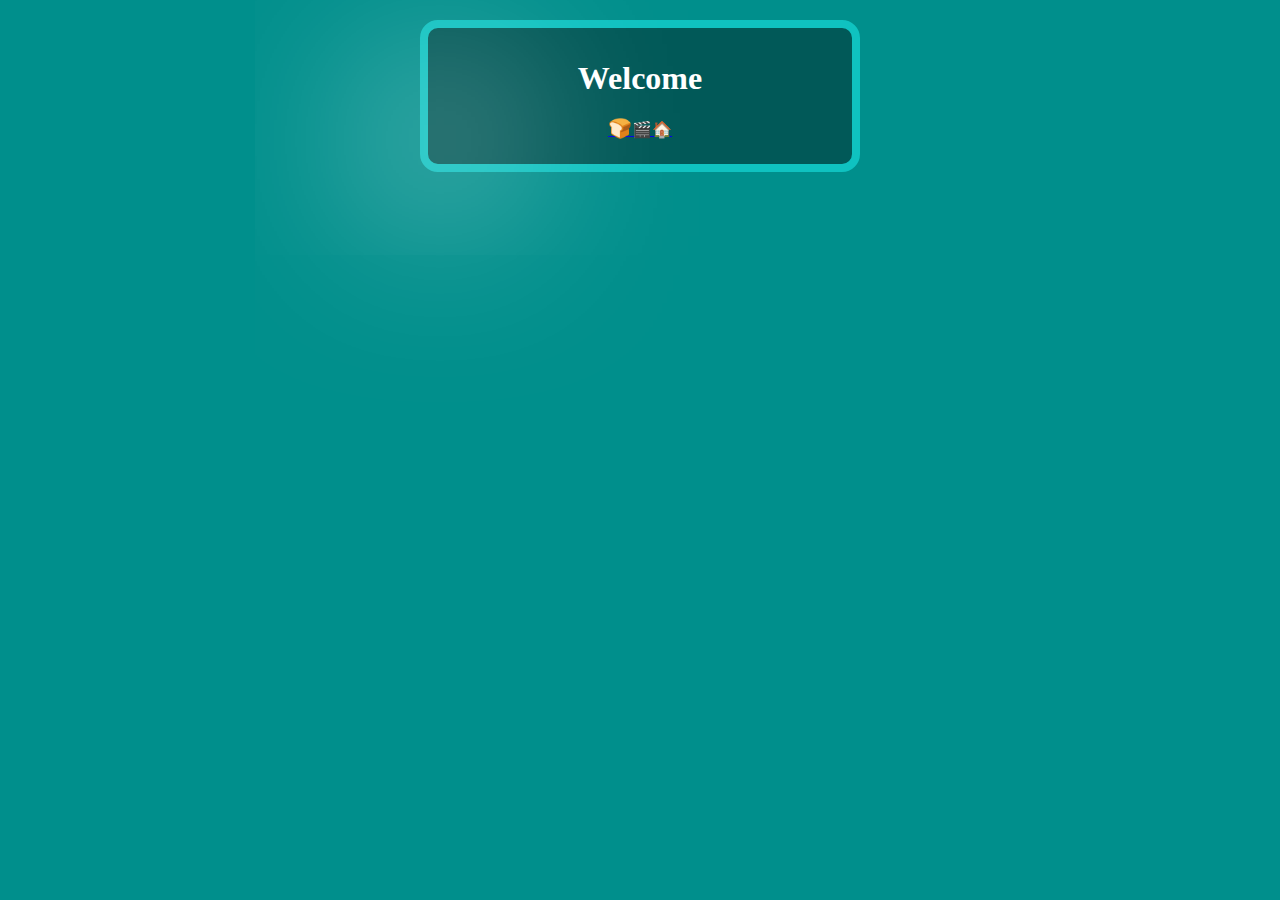
<file: index.html>
<!DOCTYPE html>
<html lang="en">
<head>
    <meta charset="UTF-8">
    <meta name="viewport" content="width=device-width, initial-scale=1.0">
    <link rel="stylesheet" href="style.css">
    <title>Home Server</title>
</head>
<body>
    <div id="header">
        <h1>Welcome</h1><a href = "Samuel Sweet/index.html" style = "font-size: larger;">🍞</a><a href = "player/index.php">🎬</a><a href = "home/index.html">🏠</a>
        <div id = "glow"></div>
    </div>
    
</body>
<script src="script.js" defer></script>
</html>
</file>
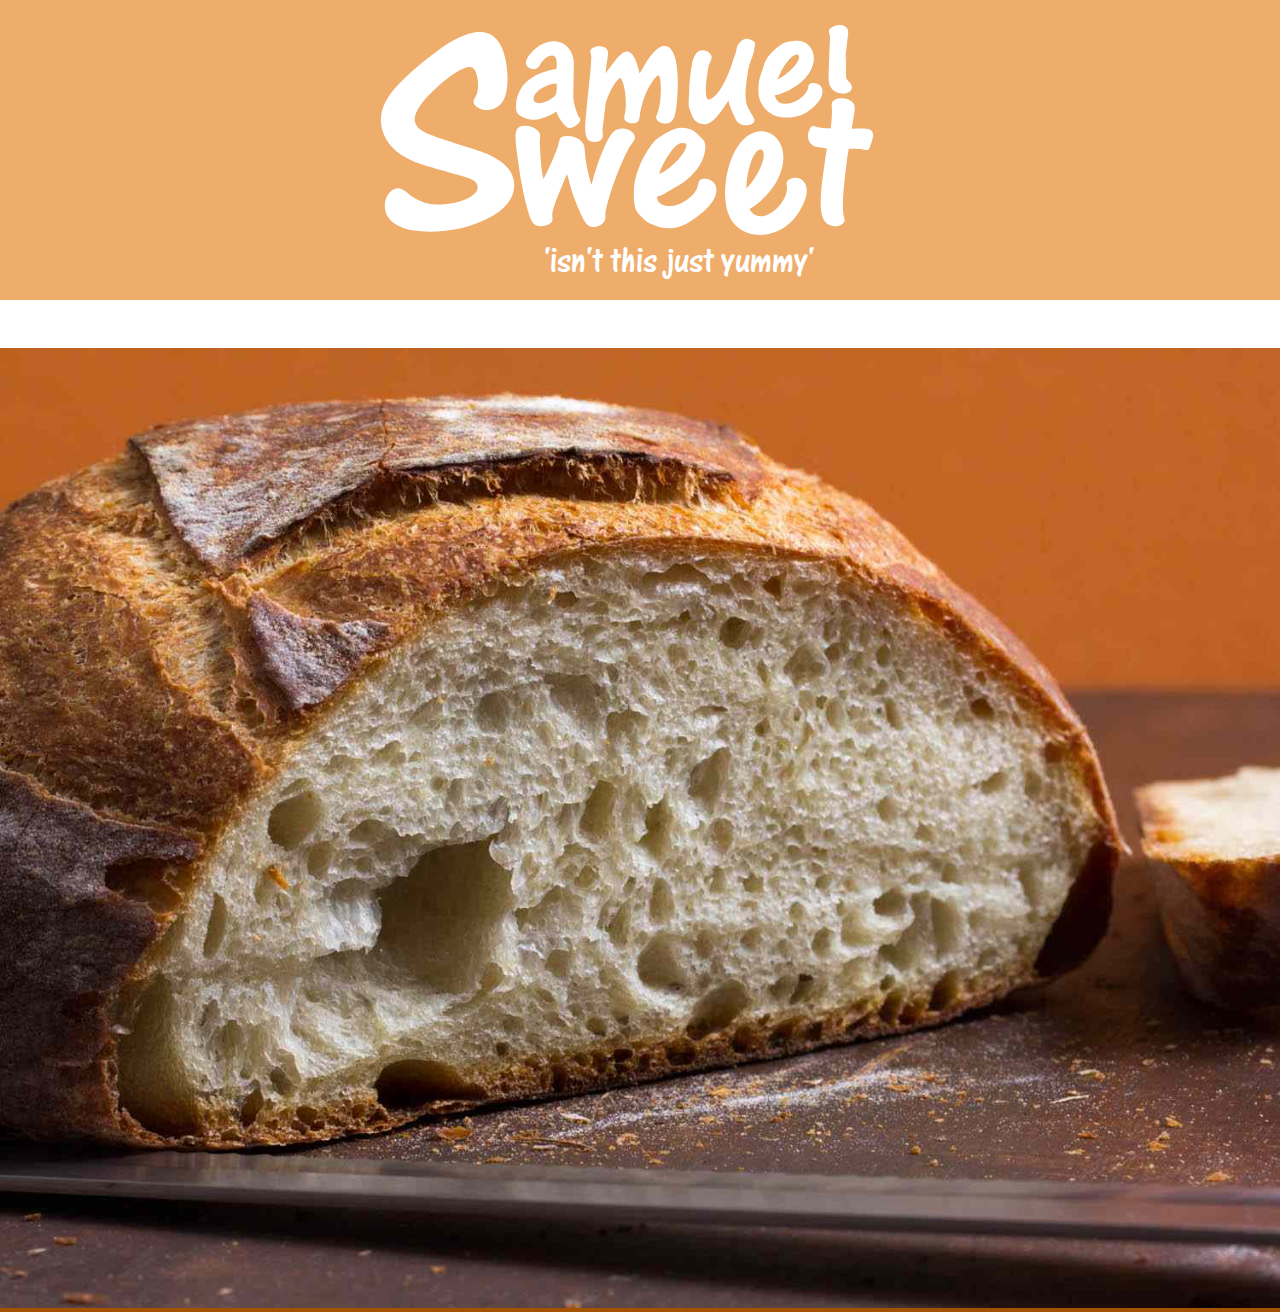
<file: Samuel Sweet/index.html>
<!DOCTYPE html>
<html lang="en">
<head>
    <meta charset="UTF-8">
    <meta name="viewport" content="width=device-width, initial-scale=1.0">
    <link rel="stylesheet" href = "index.css">
    <link rel="shortcut icon" href="images/1x/ssbFavicon.png" type="image/x-icon">
    <title>Samuel Sweet</title>
</head>
<body>
    <!--header-->
    <div id="header">
        <img src="samuelSweetLogo.svg" id = "logo" alt = "logo">
        <h1 id = "subtitle"></h1>
    </div>
    <!--Separator-->
    <div id="separator"></div>
    <!--img-->
    <div id="images">
        <img src = "images/slideShow/1.jpg" alt= "some delicious bread" id = "imgOne">
    </div>
   
    <script src="index.js" defer></script>
</body>
</html>
</file>
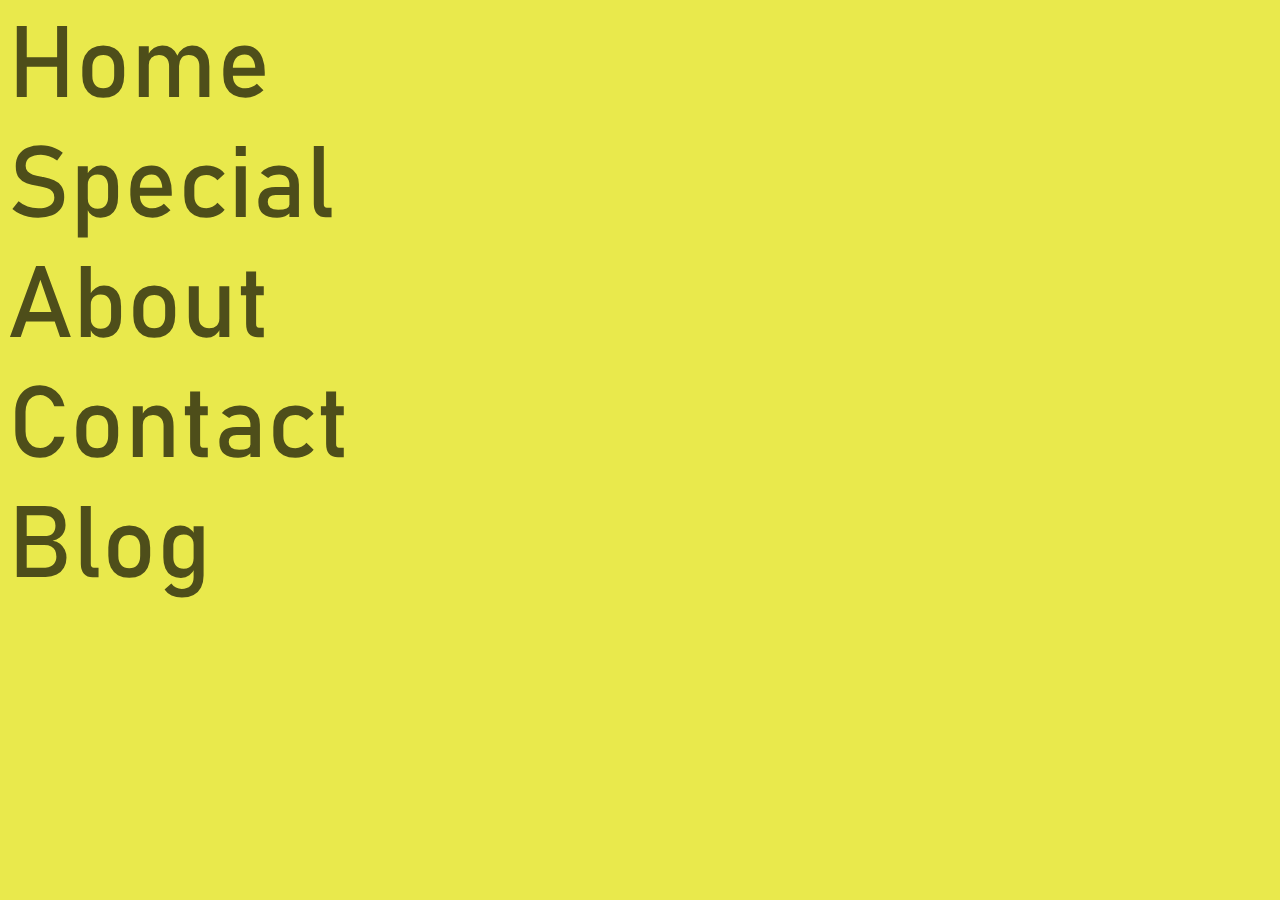
<file: home/special/index.html>
<!DOCTYPE html>
<html lang="en">
<head>
    <meta charset="UTF-8">
    <meta name="viewport" content="width=device-width, initial-scale=1.0">
    <title>Special</title>
</head>
<body>
    <style>
        @font-face {
            font-family: "Bahnscrift Semibold";
            src: url("bahnschrift.ttf");
        }
        body{
            background-color: rgb(233, 233, 76);
        }
        #main p{
            font-size:100px;
            margin: 0px;
            padding: 0px;
            font-family: "Bahnscrift Semibold";
            width: fit-content;
            color:rgb(78, 78, 26);
        }
        #main p:hover{
            animation: roll 0.5s ease-out;
            width:auto;
        }
        p:hover{
            font-weight: bold;
            transition-duration:0.3s;
            cursor:pointer;
            background-color:white;
        }
        #glitter{
            position: absolute;
            width: 50px;
            height: 50px;
            color:black;
            
        }
        @keyframes roll{
            0%{
                width:0%;
            }
            100%{
                width:100%;
            }
        }
    </style>

    
    <section id = "main">
        <p onclick="window.open('../index.html');">Home</p>
        <p onclick = "window.open('special.html');">Special</p>
        <p>About</p>
        <p>Contact</p>
        <p>Blog</p>
        
    </section>

    <script defer>
    </script>
</body>
</html>
</file>
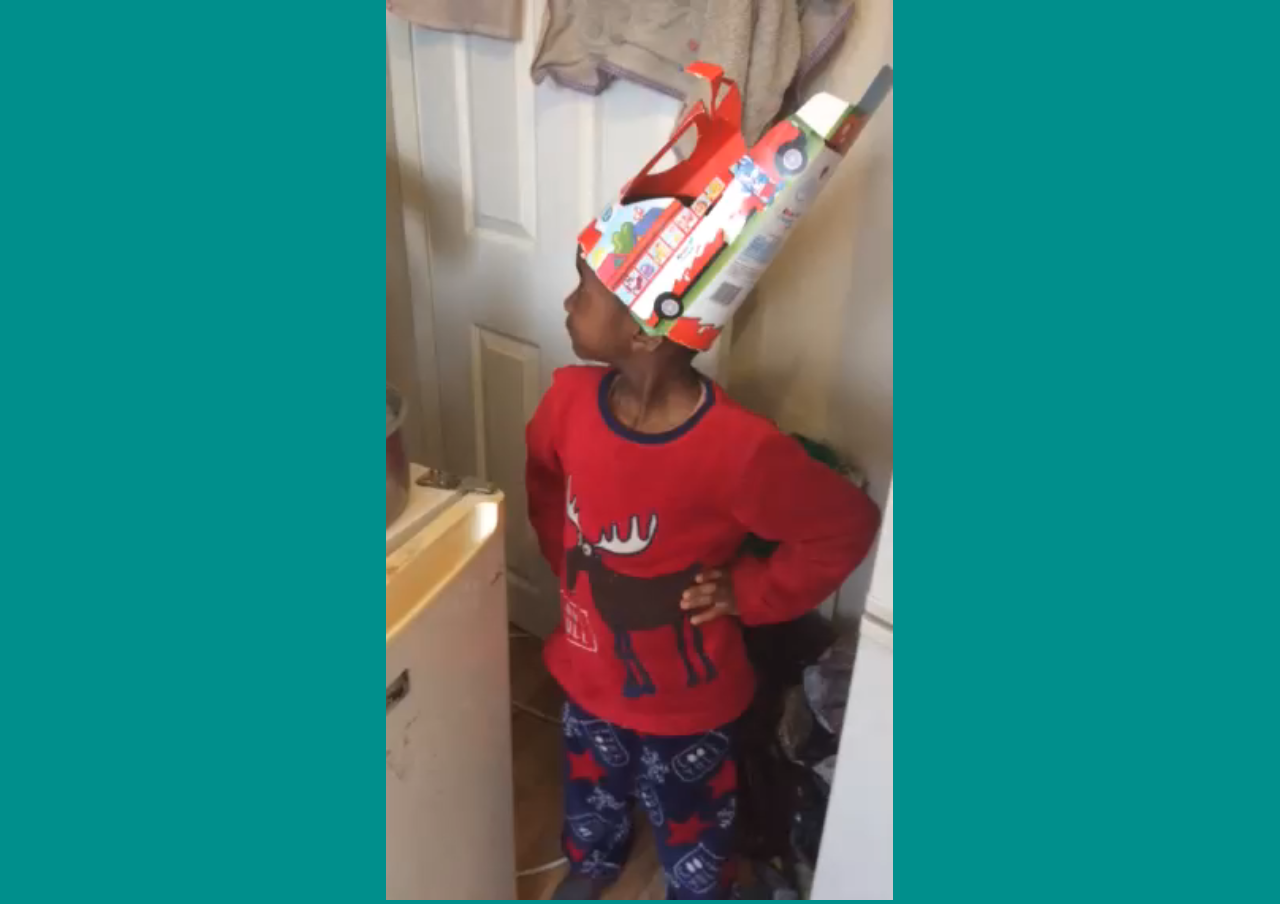
<file: player/chocolateMan.html>
<!DOCTYPE html>
<html lang="en">
<head>
    <meta charset="UTF-8">
    <meta name="viewport" content="width=device-width, initial-scale=1.0">
    <title>🍫👨🏿</title>
</head>
<body>
    <style>
        body{
            overflow: hidden;
            background-color: #008F8C;
            margin: 0;
            padding: 0;
        }
        video{
            align-items: center;
        }
    </style>
    
    <video src="videos/IMG_1240.MOV" autoplay id = "video"></video>

    <script defer>
        window.addEventListener('load', setupScreen);
        window.addEventListener('resize', setupScreen);
        const video = document.getElementById('video');
        function setupScreen(){
            
            if(video){
                video.style.width = window.innerWidth + 'px';
                video.style.height = window.innerHeight + 'px';
            }
        }
        video.onended = function() {
            window.close();
        }
    </script> 
</body>
</html>
</file>
<file: style.css>
body{
    background-color: #008F8C;
    overflow: hidden;
}
h1{
    font-family: 'impact';
    margin: 20px;
    color:white;
    
}
#header{
    margin: 20px auto;
    background-color: #015958;
    border:8px solid #0FC2C0;
    width:25rem;
    height:7rem;
    text-align: center;
    border-radius: 18px;
    padding:12px;
    overflow: "hidden";
    
}
header:hover{
    box-shadow: 0rem 0rem 12rem 2px;
}
p{
    font-family: 'sans-serif';
}
#glow{
    color:white;
    position: absolute;
   /* background-color: white;*/
    box-shadow: 0rem 0rem 12rem 3rem ;
}
#container{
    margin-top:40px;
    margin-left:0px;
    padding-left:0px;
    
    width: 100%;
    height:500px;
    overflow:hidden;
    display: flex;
}
#card1{
    flex: 0;
    background-color: #0FC2C0;
    padding:24px;
    width:20%;
    margin-left:24px;
}
</file>
<file: Samuel Sweet/index.css>
/*
#EFAD6C
#A35200

*/

@font-face{
    font-family: OneStrokeScript;
    src:url("OneStrokeScript.ttf");

}
@font-face {
    font-family: javatext;
    src:url("javatext.ttf");
}
body{
    background-color: #A35200;
    margin: 0;
    padding: 0;
    overflow-x :"hidden";
    overflow-y: "hidden";
}
#header{
    background-color:#EFAD6C;
    background-color: radial-gradient(circle, #EFAD6C, #A35200);
    width: 100%;
    height:300px;
    
}

#logo{
   padding: 0;
    margin: 25px auto;
    margin-left: 14%;
    width:70%;
    height:70%;
    margin-bottom: 0;
}
h1{
    margin-top:0;
    padding:0;
    color:white;
    text-align: center;
    font-family: "OneStrokeScript";
    margin-left: 78px;
    font-size:230%;
    font-weight: lighter;
}
#separator{
    background-color: #ffffff;
    color: #A35200;
    padding-bottom:1px;
    font-family: "javatext";
    padding: 0;
    font-size: larger;
    height:48px;
    
}
#images{
    display: relative;
    width: 100%;
    height:300px;
    overflow:"hidden";

}
#images img{
    margin-left:0px;
    width:100%;
    height: 1125px / 2;
}
</file>
